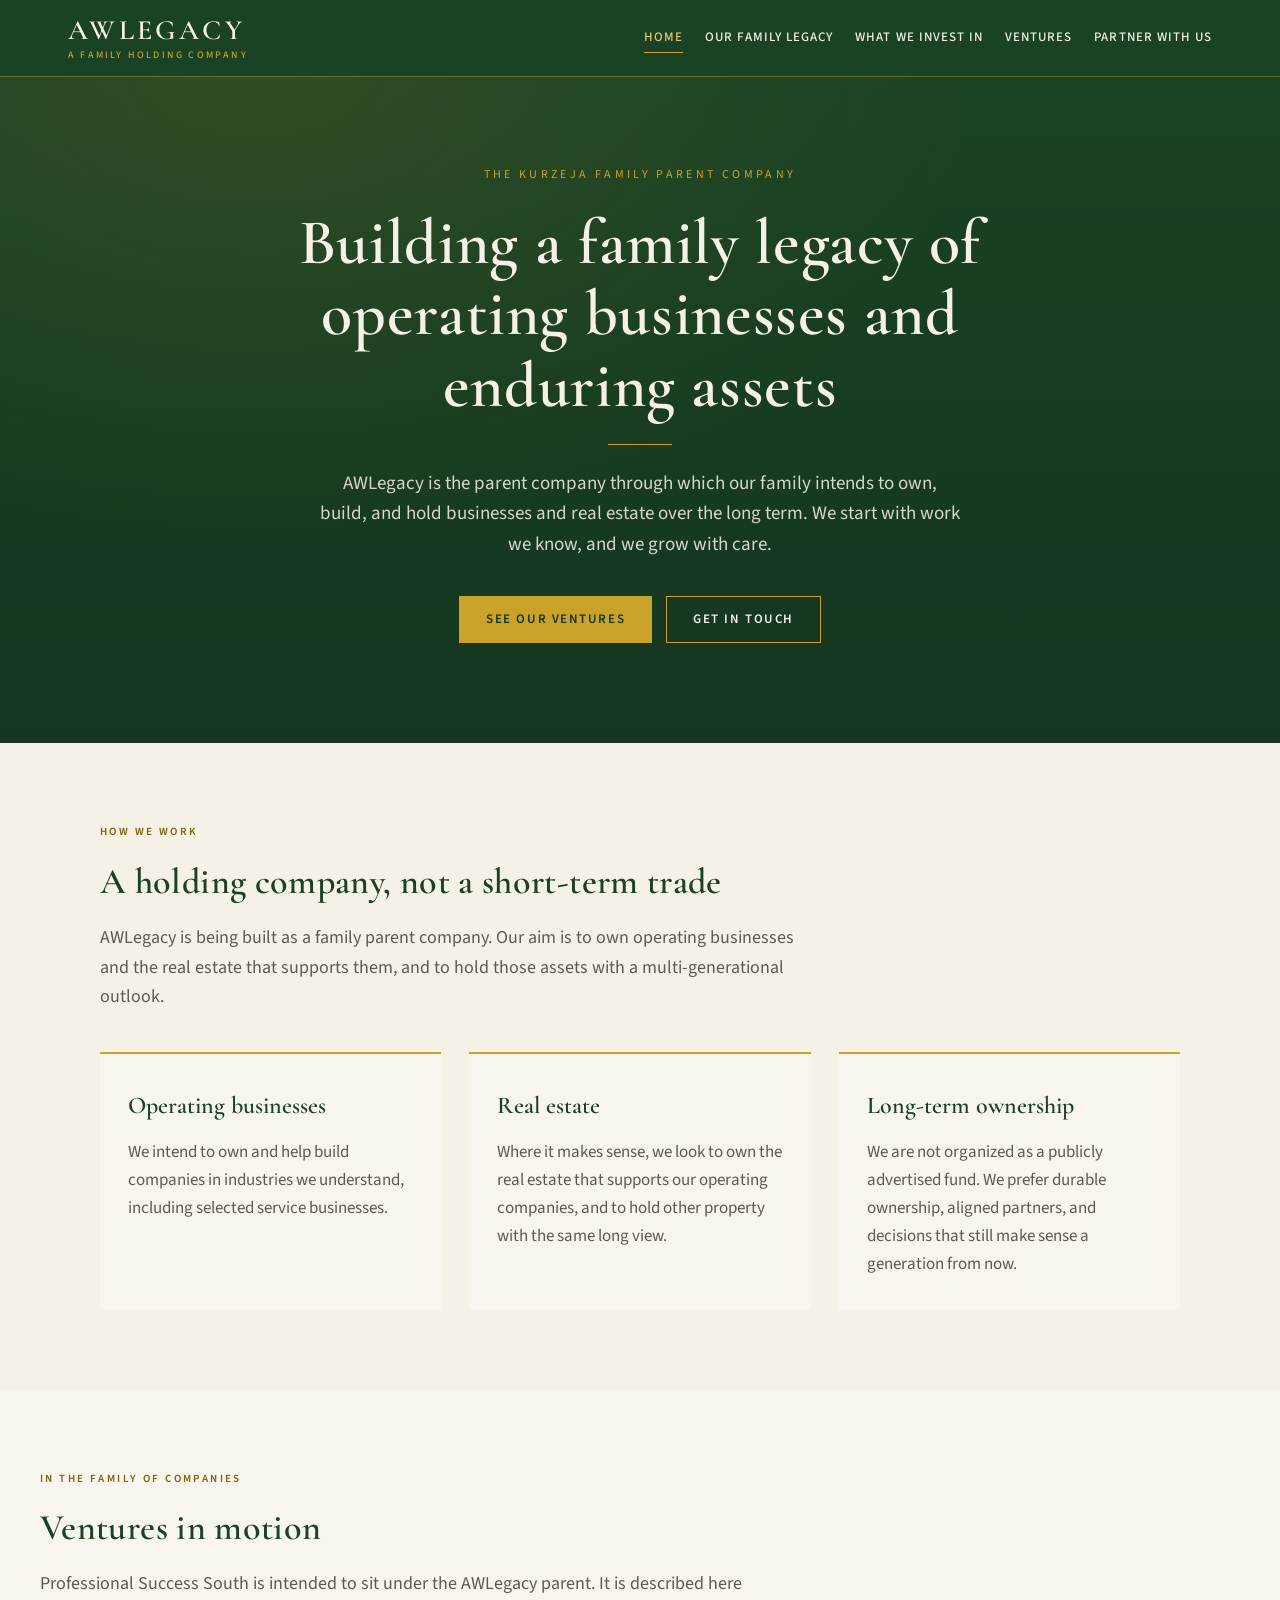
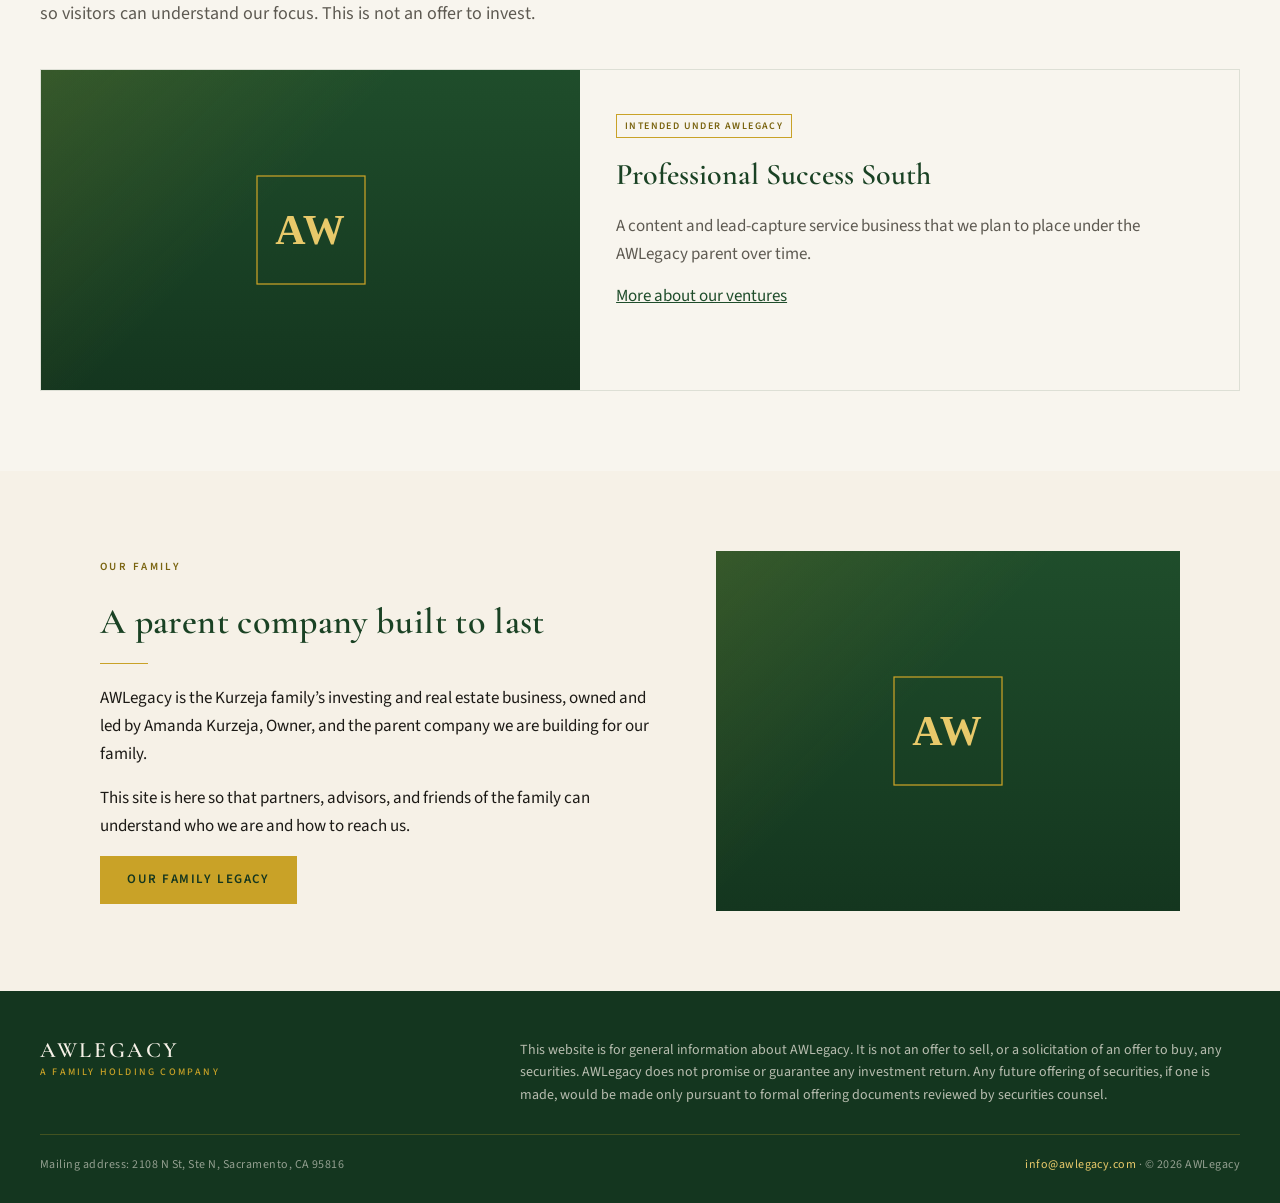
<file: index.html>
<!DOCTYPE html>
<html lang="en">
<head>
  <meta charset="utf-8">
  <meta name="viewport" content="width=device-width, initial-scale=1">
  <title>AWLegacy | A Family Holding Company</title>
  <meta name="description" content="AWLegacy is the Kurzeja family's holding company, built to own and hold operating businesses and real estate over the long term.">
  <link rel="canonical" href="https://awlegacy.com/">
  <meta property="og:type" content="website">
  <meta property="og:site_name" content="AWLegacy">
  <meta property="og:title" content="AWLegacy | A Family Holding Company">
  <meta property="og:description" content="AWLegacy is the Kurzeja family's holding company, built to own and hold operating businesses and real estate over the long term.">
  <meta property="og:url" content="https://awlegacy.com/">
  <meta property="og:image" content="https://awlegacy.com/img/og-image.png">
  <meta property="og:image:width" content="1200">
  <meta property="og:image:height" content="630">
  <meta name="twitter:card" content="summary_large_image">
  <meta name="twitter:title" content="AWLegacy | A Family Holding Company">
  <meta name="twitter:description" content="AWLegacy is the Kurzeja family's holding company, built to own and hold operating businesses and real estate over the long term.">
  <meta name="twitter:image" content="https://awlegacy.com/img/og-image.png">
  <link rel="preconnect" href="https://fonts.googleapis.com">
  <link rel="preconnect" href="https://fonts.gstatic.com" crossorigin>
  <link href="https://fonts.googleapis.com/css2?family=Cormorant+Garamond:wght@500;600;700&family=Source+Sans+3:ital,wght@0,400;0,500;0,600;1,400&display=swap" rel="stylesheet">
  <link rel="stylesheet" href="css/styles.css">
  <link rel="icon" href="favicon.svg" type="image/svg+xml">
  <link rel="icon" href="favicon-32.png" type="image/png" sizes="32x32">
  <link rel="apple-touch-icon" href="apple-touch-icon.png">
</head>
<body>
  <header class="site-header">
    <div class="header-inner">
      <a class="wordmark" href="index.html">AWLegacy <span>A Family Holding Company</span></a>
      <nav class="nav" aria-label="Primary">
        <a href="index.html" aria-current="page">Home</a>
        <a href="about.html">Our Family Legacy</a>
        <a href="invest.html">What We Invest In</a>
        <a href="ventures.html">Ventures</a>
        <a href="contact.html">Partner With Us</a>
      </nav>
    </div>
  </header>
  <main>
    <section class="hero">
      <p class="hero-kicker">The Kurzeja Family Parent Company</p>
      <h1>Building a family legacy of operating businesses and enduring assets</h1>
      <hr class="rule">
      <p class="lede">AWLegacy is the parent company through which our family intends to own, build, and hold businesses and real estate over the long term. We start with work we know, and we grow with care.</p>
      <div class="hero-actions">
        <a class="btn btn-gold" href="ventures.html">See our ventures</a>
        <a class="btn btn-ghost" href="contact.html">Get in touch</a>
      </div>
    </section>

    <section class="section band-cream">
      <div class="section-inner">
        <p class="kicker">How we work</p>
        <h2>A holding company, not a short-term trade</h2>
        <p class="intro">AWLegacy is being built as a family parent company. Our aim is to own operating businesses and the real estate that supports them, and to hold those assets with a multi-generational outlook.</p>
        <div class="pillars">
          <article class="pillar">
            <h3>Operating businesses</h3>
            <p>We intend to own and help build companies in industries we understand, including selected service businesses.</p>
          </article>
          <article class="pillar">
            <h3>Real estate</h3>
            <p>Where it makes sense, we look to own the real estate that supports our operating companies, and to hold other property with the same long view.</p>
          </article>
          <article class="pillar">
            <h3>Long-term ownership</h3>
            <p>We are not organized as a publicly advertised fund. We prefer durable ownership, aligned partners, and decisions that still make sense a generation from now.</p>
          </article>
        </div>
      </div>
    </section>

    <section class="section">
      <div class="section-wide">
        <p class="kicker">In the family of companies</p>
        <h2>Ventures in motion</h2>
        <p class="intro">Professional Success South is intended to sit under the AWLegacy parent. It is described here so visitors can understand our focus. This is not an offer to invest.</p>
        <article class="feature">
          <div class="media-block" aria-hidden="true">
            <svg class="monogram" viewBox="0 0 120 120" xmlns="http://www.w3.org/2000/svg">
              <rect x="6" y="6" width="108" height="108" fill="none" stroke="#C9A227" stroke-width="1.25"/>
              <text x="60" y="74" text-anchor="middle" fill="#E8C96A" font-family="Times New Roman, Times, Georgia, serif" font-size="42" font-weight="600" letter-spacing="2">AW</text>
            </svg>
          </div>
          <div class="feature-body">
            <div class="status-pill">Intended under AWLegacy</div>
            <h3>Professional Success South</h3>
            <p>A content and lead-capture service business that we plan to place under the AWLegacy parent over time.</p>
            <p><a href="ventures.html">More about our ventures</a></p>
          </div>
        </article>
      </div>
    </section>

    <section class="section band-cream">
      <div class="section-inner">
        <div class="split">
          <div class="prose">
            <p class="kicker">Our family</p>
            <h2>A parent company built to last</h2>
            <hr class="gold">
            <p>AWLegacy is the Kurzeja family’s investing and real estate business, owned and led by Amanda Kurzeja, Owner, and the parent company we are building for our family.</p>
            <p>This site is here so that partners, advisors, and friends of the family can understand who we are and how to reach us.</p>
            <p><a class="btn btn-gold" href="about.html">Our family legacy</a></p>
          </div>
          <div class="media-block" aria-hidden="true">
            <svg class="monogram" viewBox="0 0 120 120" xmlns="http://www.w3.org/2000/svg">
              <rect x="6" y="6" width="108" height="108" fill="none" stroke="#C9A227" stroke-width="1.25"/>
              <text x="60" y="74" text-anchor="middle" fill="#E8C96A" font-family="Times New Roman, Times, Georgia, serif" font-size="42" font-weight="600" letter-spacing="2">AW</text>
            </svg>
          </div>
        </div>
      </div>
    </section>
  </main>

  <footer class="site-footer">
    <div class="footer-inner">
      <div class="footer-top">
        <div class="footer-brand">
          <div class="wordmark">AWLegacy <span>A Family Holding Company</span></div>
        </div>
        <div class="footer-legal">
          This website is for general information about AWLegacy. It is not an offer to sell, or a solicitation of an offer to buy, any securities. AWLegacy does not promise or guarantee any investment return. Any future offering of securities, if one is made, would be made only pursuant to formal offering documents reviewed by securities counsel.
        </div>
      </div>
      <div class="footer-meta">
        <div>Mailing address: 2108 N St, Ste N, Sacramento, CA 95816</div>
        <div><a href="mailto:info@awlegacy.com">info@awlegacy.com</a> &middot; &copy; 2026 AWLegacy</div>
      </div>
    </div>
  </footer>
</body>
</html>
</file>
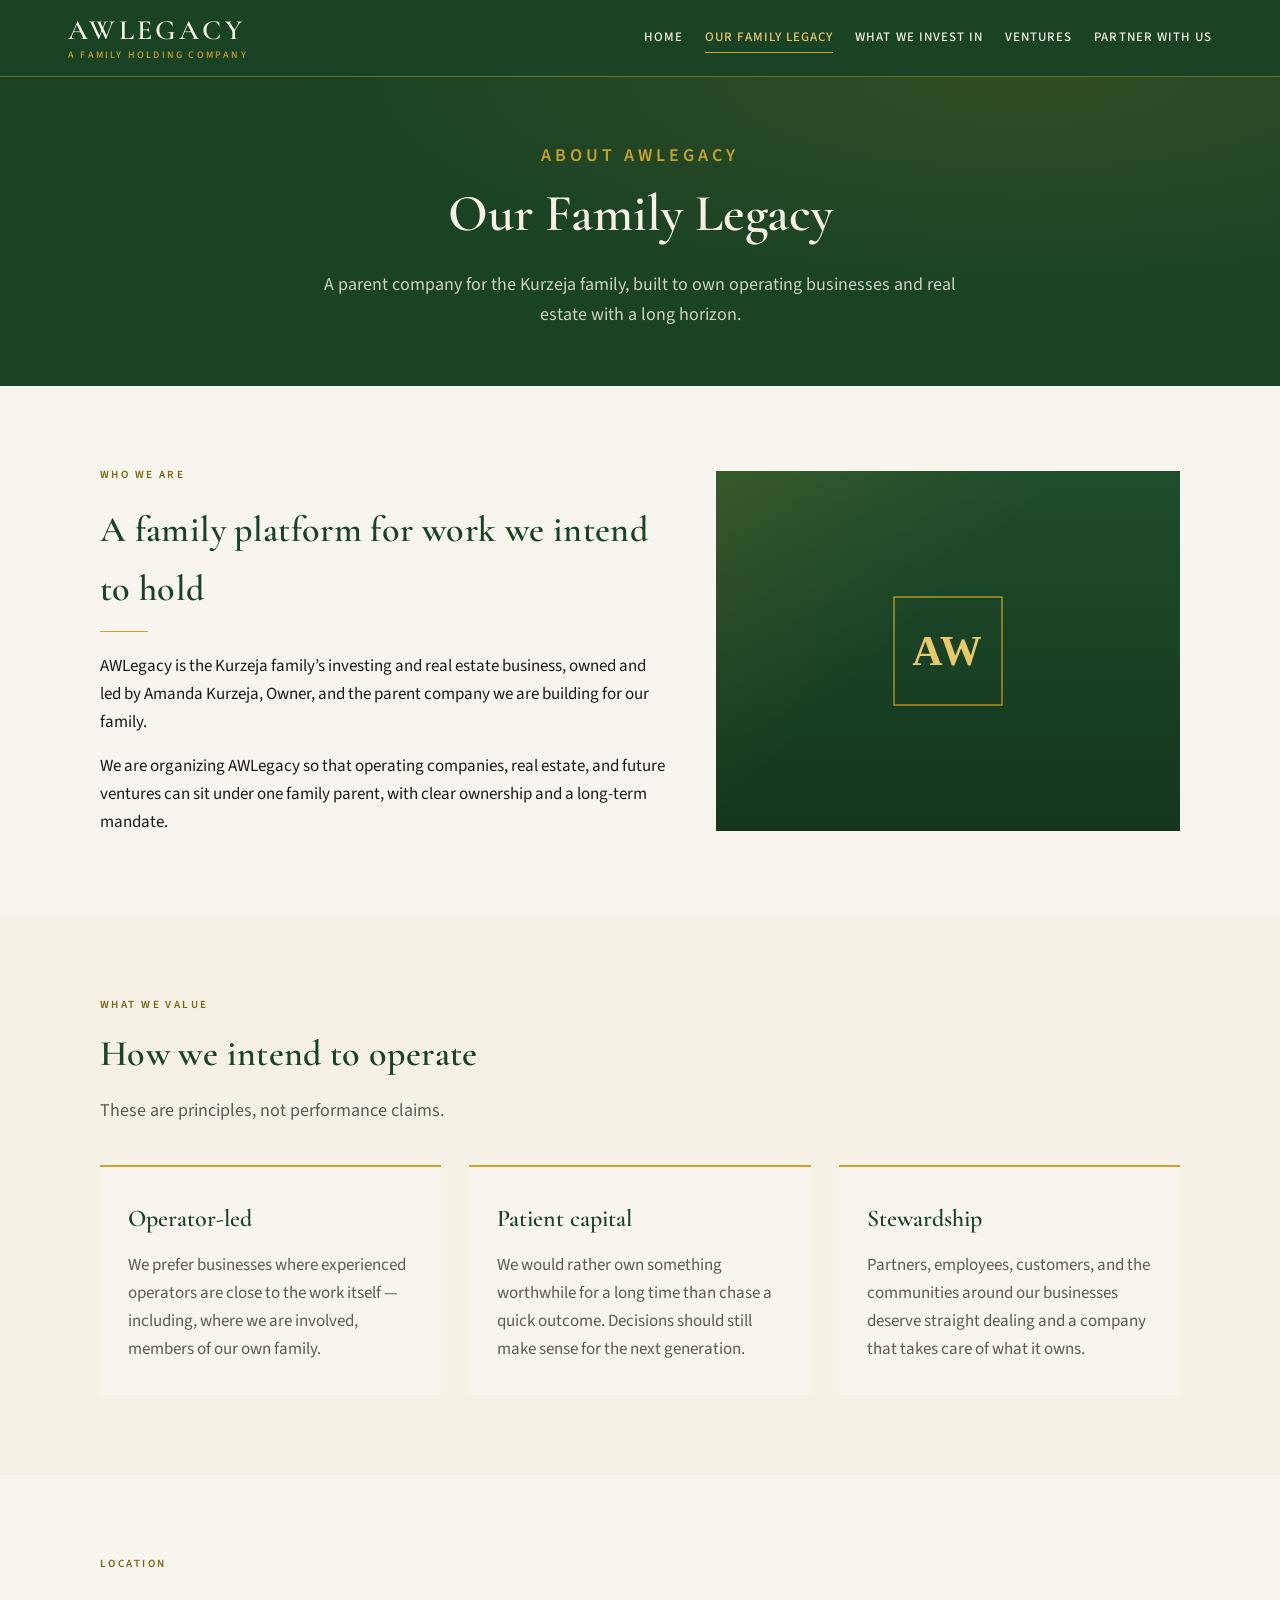
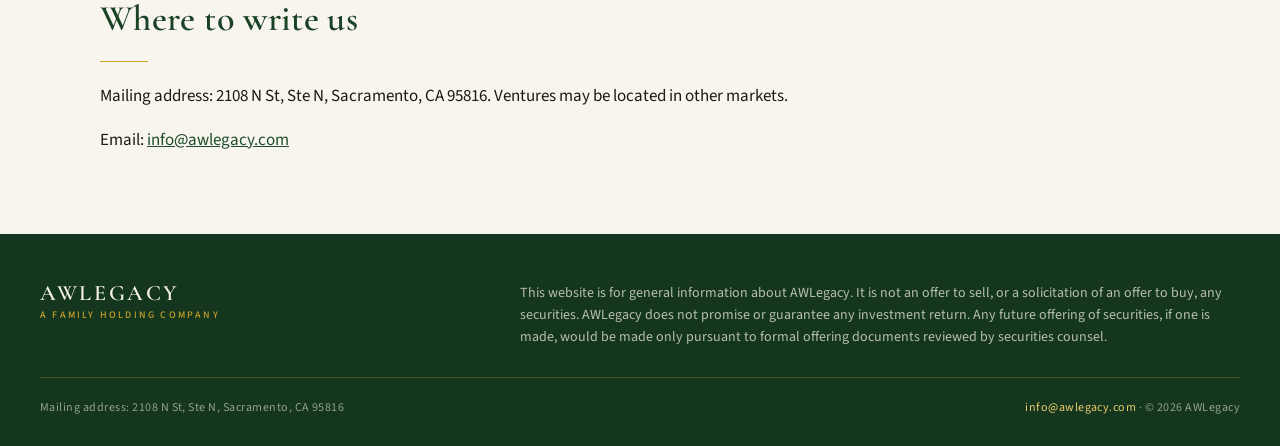
<file: about.html>
<!DOCTYPE html>
<html lang="en">
<head>
  <meta charset="utf-8">
  <meta name="viewport" content="width=device-width, initial-scale=1">
  <title>Our Family Legacy | AWLegacy</title>
  <meta name="description" content="AWLegacy is the Kurzeja family's parent company, owned and led by Amanda Kurzeja, Owner, organized to own operating businesses and real estate with a long horizon.">
  <link rel="canonical" href="https://awlegacy.com/about.html">
  <meta property="og:type" content="website">
  <meta property="og:site_name" content="AWLegacy">
  <meta property="og:title" content="Our Family Legacy | AWLegacy">
  <meta property="og:description" content="AWLegacy is the Kurzeja family's parent company, owned and led by Amanda Kurzeja, Owner, organized to own operating businesses and real estate with a long horizon.">
  <meta property="og:url" content="https://awlegacy.com/about.html">
  <meta property="og:image" content="https://awlegacy.com/img/og-image.png">
  <meta property="og:image:width" content="1200">
  <meta property="og:image:height" content="630">
  <meta name="twitter:card" content="summary_large_image">
  <meta name="twitter:title" content="Our Family Legacy | AWLegacy">
  <meta name="twitter:description" content="AWLegacy is the Kurzeja family's parent company, owned and led by Amanda Kurzeja, Owner, organized to own operating businesses and real estate with a long horizon.">
  <meta name="twitter:image" content="https://awlegacy.com/img/og-image.png">
  <link rel="preconnect" href="https://fonts.googleapis.com">
  <link rel="preconnect" href="https://fonts.gstatic.com" crossorigin>
  <link href="https://fonts.googleapis.com/css2?family=Cormorant+Garamond:wght@500;600;700&family=Source+Sans+3:ital,wght@0,400;0,500;0,600;1,400&display=swap" rel="stylesheet">
  <link rel="stylesheet" href="css/styles.css">
  <link rel="icon" href="favicon.svg" type="image/svg+xml">
  <link rel="icon" href="favicon-32.png" type="image/png" sizes="32x32">
  <link rel="apple-touch-icon" href="apple-touch-icon.png">
</head>
<body>
  <header class="site-header">
    <div class="header-inner">
      <a class="wordmark" href="index.html">AWLegacy <span>A Family Holding Company</span></a>
      <nav class="nav" aria-label="Primary">
        <a href="index.html">Home</a>
        <a href="about.html" aria-current="page">Our Family Legacy</a>
        <a href="invest.html">What We Invest In</a>
        <a href="ventures.html">Ventures</a>
        <a href="contact.html">Partner With Us</a>
      </nav>
    </div>
  </header>
  <main>
    <section class="page-hero">
      <p class="kicker">About AWLegacy</p>
      <h1>Our Family Legacy</h1>
      <p>A parent company for the Kurzeja family, built to own operating businesses and real estate with a long horizon.</p>
    </section>
    <section class="section">
      <div class="section-inner">
        <div class="split">
          <div class="prose">
            <p class="kicker">Who we are</p>
            <h2>A family platform for work we intend to hold</h2>
            <hr class="gold">
            <p>AWLegacy is the Kurzeja family’s investing and real estate business, owned and led by Amanda Kurzeja, Owner, and the parent company we are building for our family.</p>
            <p>We are organizing AWLegacy so that operating companies, real estate, and future ventures can sit under one family parent, with clear ownership and a long-term mandate.</p>
          </div>
          <div class="media-block" aria-hidden="true">
            <svg class="monogram" viewBox="0 0 120 120" xmlns="http://www.w3.org/2000/svg">
              <rect x="6" y="6" width="108" height="108" fill="none" stroke="#C9A227" stroke-width="1.25"/>
              <text x="60" y="74" text-anchor="middle" fill="#E8C96A" font-family="Times New Roman, Times, Georgia, serif" font-size="42" font-weight="600" letter-spacing="2">AW</text>
            </svg>
          </div>
        </div>
      </div>
    </section>
    <section class="section band-cream">
      <div class="section-inner">
        <p class="kicker">What we value</p>
        <h2>How we intend to operate</h2>
        <p class="intro">These are principles, not performance claims.</p>
        <div class="pillars">
          <article class="pillar">
            <h3>Operator-led</h3>
            <p>We prefer businesses where experienced operators are close to the work itself — including, where we are involved, members of our own family.</p>
          </article>
          <article class="pillar">
            <h3>Patient capital</h3>
            <p>We would rather own something worthwhile for a long time than chase a quick outcome. Decisions should still make sense for the next generation.</p>
          </article>
          <article class="pillar">
            <h3>Stewardship</h3>
            <p>Partners, employees, customers, and the communities around our businesses deserve straight dealing and a company that takes care of what it owns.</p>
          </article>
        </div>
      </div>
    </section>
    <section class="section">
      <div class="section-inner prose">
        <p class="kicker">Location</p>
        <h2>Where to write us</h2>
        <hr class="gold">
        <p>Mailing address: 2108 N St, Ste N, Sacramento, CA 95816. Ventures may be located in other markets.</p>
        <p>Email: <a href="mailto:info@awlegacy.com">info@awlegacy.com</a></p>
      </div>
    </section>
  </main>

  <footer class="site-footer">
    <div class="footer-inner">
      <div class="footer-top">
        <div class="footer-brand">
          <div class="wordmark">AWLegacy <span>A Family Holding Company</span></div>
        </div>
        <div class="footer-legal">
          This website is for general information about AWLegacy. It is not an offer to sell, or a solicitation of an offer to buy, any securities. AWLegacy does not promise or guarantee any investment return. Any future offering of securities, if one is made, would be made only pursuant to formal offering documents reviewed by securities counsel.
        </div>
      </div>
      <div class="footer-meta">
        <div>Mailing address: 2108 N St, Ste N, Sacramento, CA 95816</div>
        <div><a href="mailto:info@awlegacy.com">info@awlegacy.com</a> &middot; &copy; 2026 AWLegacy</div>
      </div>
    </div>
  </footer>
</body>
</html>
</file>
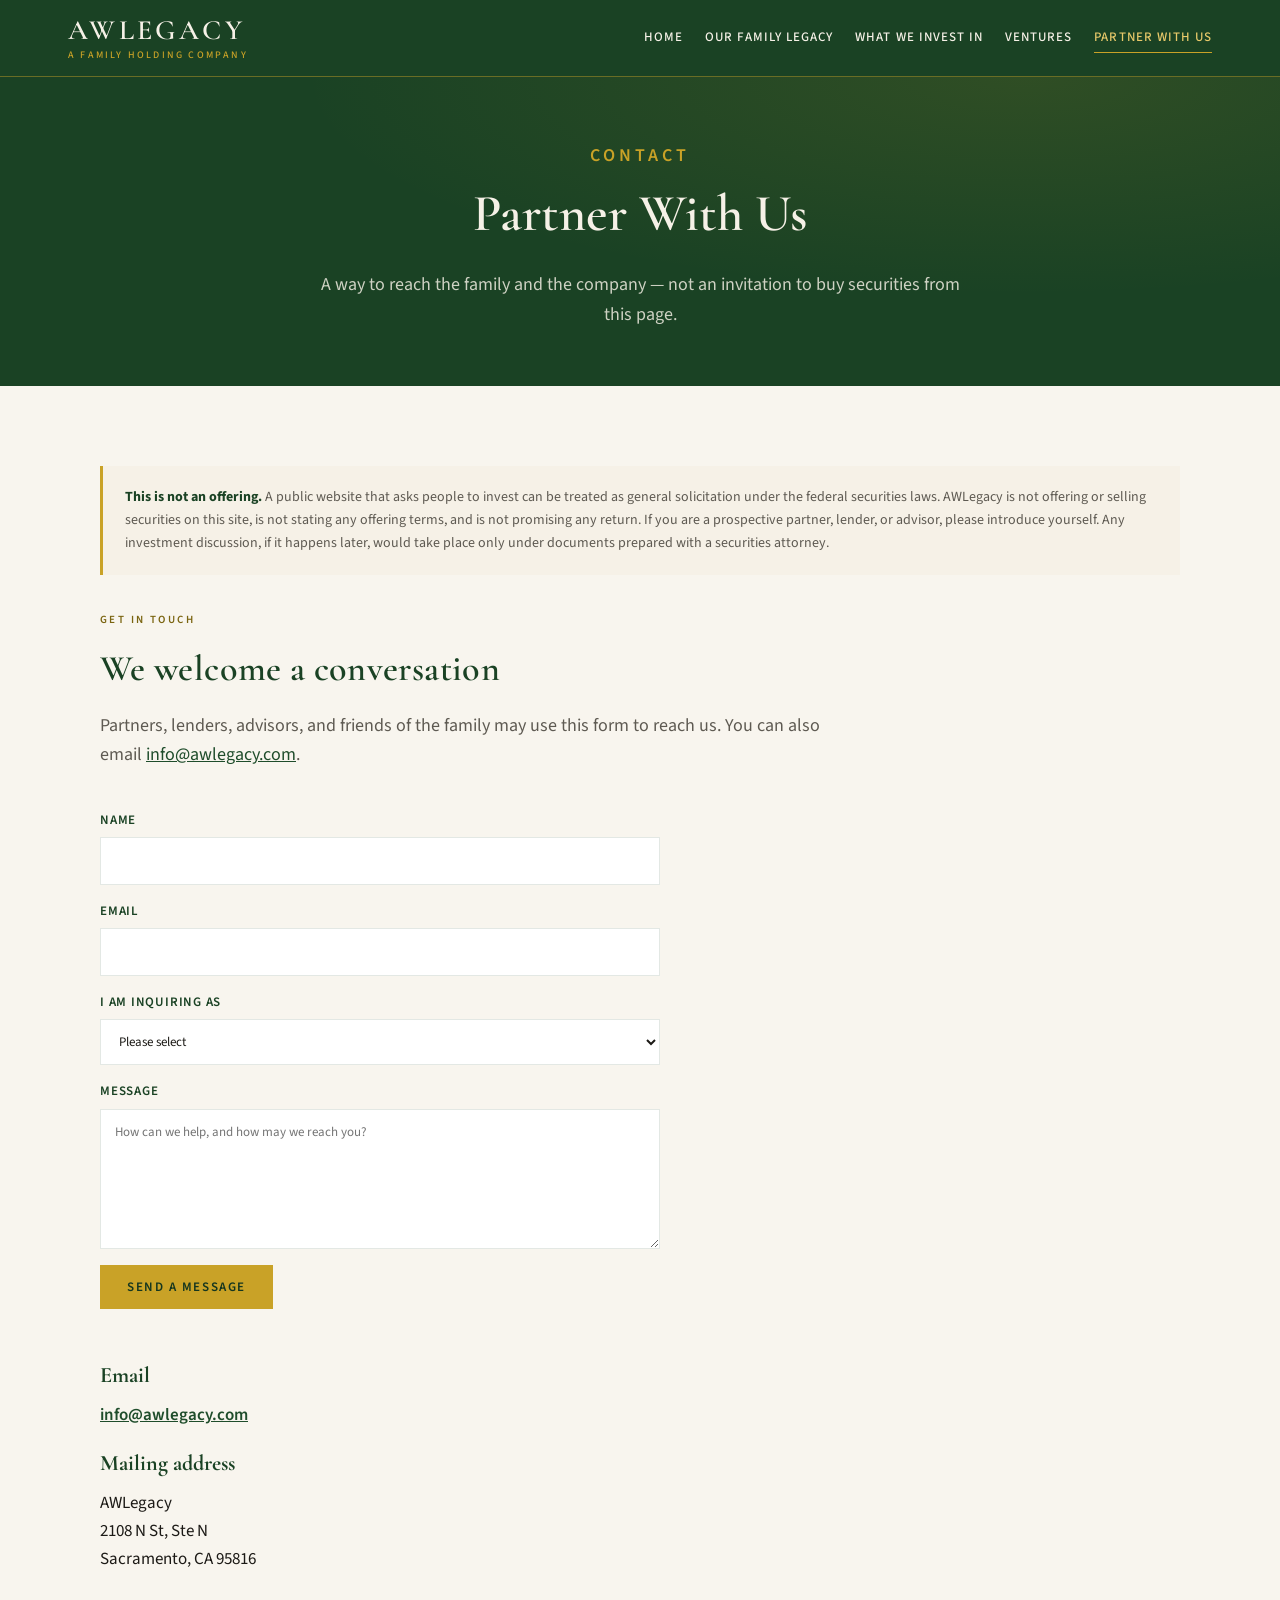
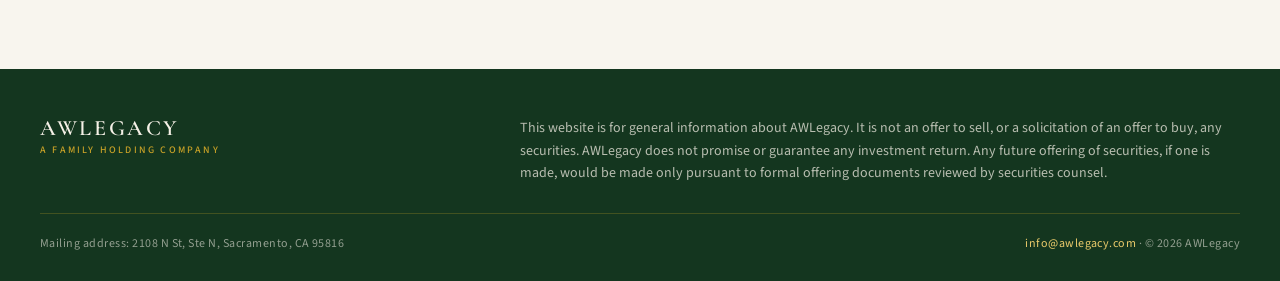
<file: contact.html>
<!DOCTYPE html>
<html lang="en">
<head>
  <meta charset="utf-8">
  <meta name="viewport" content="width=device-width, initial-scale=1">
  <title>Partner With Us | AWLegacy</title>
  <meta name="description" content="Contact AWLegacy at info@awlegacy.com. This website is not an offering of securities.">
  <link rel="canonical" href="https://awlegacy.com/contact.html">
  <meta property="og:type" content="website">
  <meta property="og:site_name" content="AWLegacy">
  <meta property="og:title" content="Partner With Us | AWLegacy">
  <meta property="og:description" content="Contact AWLegacy at info@awlegacy.com. This website is not an offering of securities.">
  <meta property="og:url" content="https://awlegacy.com/contact.html">
  <meta property="og:image" content="https://awlegacy.com/img/og-image.png">
  <meta property="og:image:width" content="1200">
  <meta property="og:image:height" content="630">
  <meta name="twitter:card" content="summary_large_image">
  <meta name="twitter:title" content="Partner With Us | AWLegacy">
  <meta name="twitter:description" content="Contact AWLegacy at info@awlegacy.com. This website is not an offering of securities.">
  <meta name="twitter:image" content="https://awlegacy.com/img/og-image.png">
  <link rel="preconnect" href="https://fonts.googleapis.com">
  <link rel="preconnect" href="https://fonts.gstatic.com" crossorigin>
  <link href="https://fonts.googleapis.com/css2?family=Cormorant+Garamond:wght@500;600;700&family=Source+Sans+3:ital,wght@0,400;0,500;0,600;1,400&display=swap" rel="stylesheet">
  <link rel="stylesheet" href="css/styles.css">
  <link rel="icon" href="favicon.svg" type="image/svg+xml">
  <link rel="icon" href="favicon-32.png" type="image/png" sizes="32x32">
  <link rel="apple-touch-icon" href="apple-touch-icon.png">
</head>
<body>
  <header class="site-header">
    <div class="header-inner">
      <a class="wordmark" href="index.html">AWLegacy <span>A Family Holding Company</span></a>
      <nav class="nav" aria-label="Primary">
        <a href="index.html">Home</a>
        <a href="about.html">Our Family Legacy</a>
        <a href="invest.html">What We Invest In</a>
        <a href="ventures.html">Ventures</a>
        <a href="contact.html" aria-current="page">Partner With Us</a>
      </nav>
    </div>
  </header>
  <main>
    <section class="page-hero">
      <p class="kicker">Contact</p>
      <h1>Partner With Us</h1>
      <p>A way to reach the family and the company — not an invitation to buy securities from this page.</p>
    </section>
    <section class="section">
      <div class="section-inner">
        <div class="disclaimer">
          <strong>This is not an offering.</strong> A public website that asks people to invest can be treated as general solicitation under the federal securities laws. AWLegacy is not offering or selling securities on this site, is not stating any offering terms, and is not promising any return. If you are a prospective partner, lender, or advisor, please introduce yourself. Any investment discussion, if it happens later, would take place only under documents prepared with a securities attorney.
        </div>
        <p class="kicker">Get in touch</p>
        <h2>We welcome a conversation</h2>
        <p class="intro">Partners, lenders, advisors, and friends of the family may use this form to reach us. You can also email <a href="mailto:info@awlegacy.com">info@awlegacy.com</a>.</p>
        <form class="contact" action="https://formsubmit.co/info@awlegacy.com" method="POST">
          <input type="hidden" name="_subject" value="AWLegacy website inquiry">
          <input type="hidden" name="_captcha" value="true">
          <input type="hidden" name="_template" value="table">
          <input type="hidden" name="_next" value="https://awlegacy.com/thanks.html">
          <p class="honey">
            <label>Leave this field empty
              <input type="text" name="_honey" tabindex="-1" autocomplete="off">
            </label>
          </p>
          <label>Name
            <input type="text" name="name" autocomplete="name" required>
          </label>
          <label>Email
            <input type="email" name="email" autocomplete="email" required>
          </label>
          <label>I am inquiring as
            <select name="role">
              <option value="">Please select</option>
              <option>A possible operating partner</option>
              <option>A lender or advisor</option>
              <option>A friend of the family</option>
              <option>Other</option>
            </select>
          </label>
          <label>Message
            <textarea name="message" required placeholder="How can we help, and how may we reach you?"></textarea>
          </label>
          <button class="btn btn-gold" type="submit">Send a message</button>
        </form>
        <div class="address">
          <h3>Email</h3>
          <p><a href="mailto:info@awlegacy.com">info@awlegacy.com</a></p>
          <h3>Mailing address</h3>
          <p>AWLegacy<br>2108 N St, Ste N<br>Sacramento, CA 95816</p>
        </div>
      </div>
    </section>
  </main>

  <footer class="site-footer">
    <div class="footer-inner">
      <div class="footer-top">
        <div class="footer-brand">
          <div class="wordmark">AWLegacy <span>A Family Holding Company</span></div>
        </div>
        <div class="footer-legal">
          This website is for general information about AWLegacy. It is not an offer to sell, or a solicitation of an offer to buy, any securities. AWLegacy does not promise or guarantee any investment return. Any future offering of securities, if one is made, would be made only pursuant to formal offering documents reviewed by securities counsel.
        </div>
      </div>
      <div class="footer-meta">
        <div>Mailing address: 2108 N St, Ste N, Sacramento, CA 95816</div>
        <div><a href="mailto:info@awlegacy.com">info@awlegacy.com</a> &middot; &copy; 2026 AWLegacy</div>
      </div>
    </div>
  </footer>
</body>
</html>
</file>
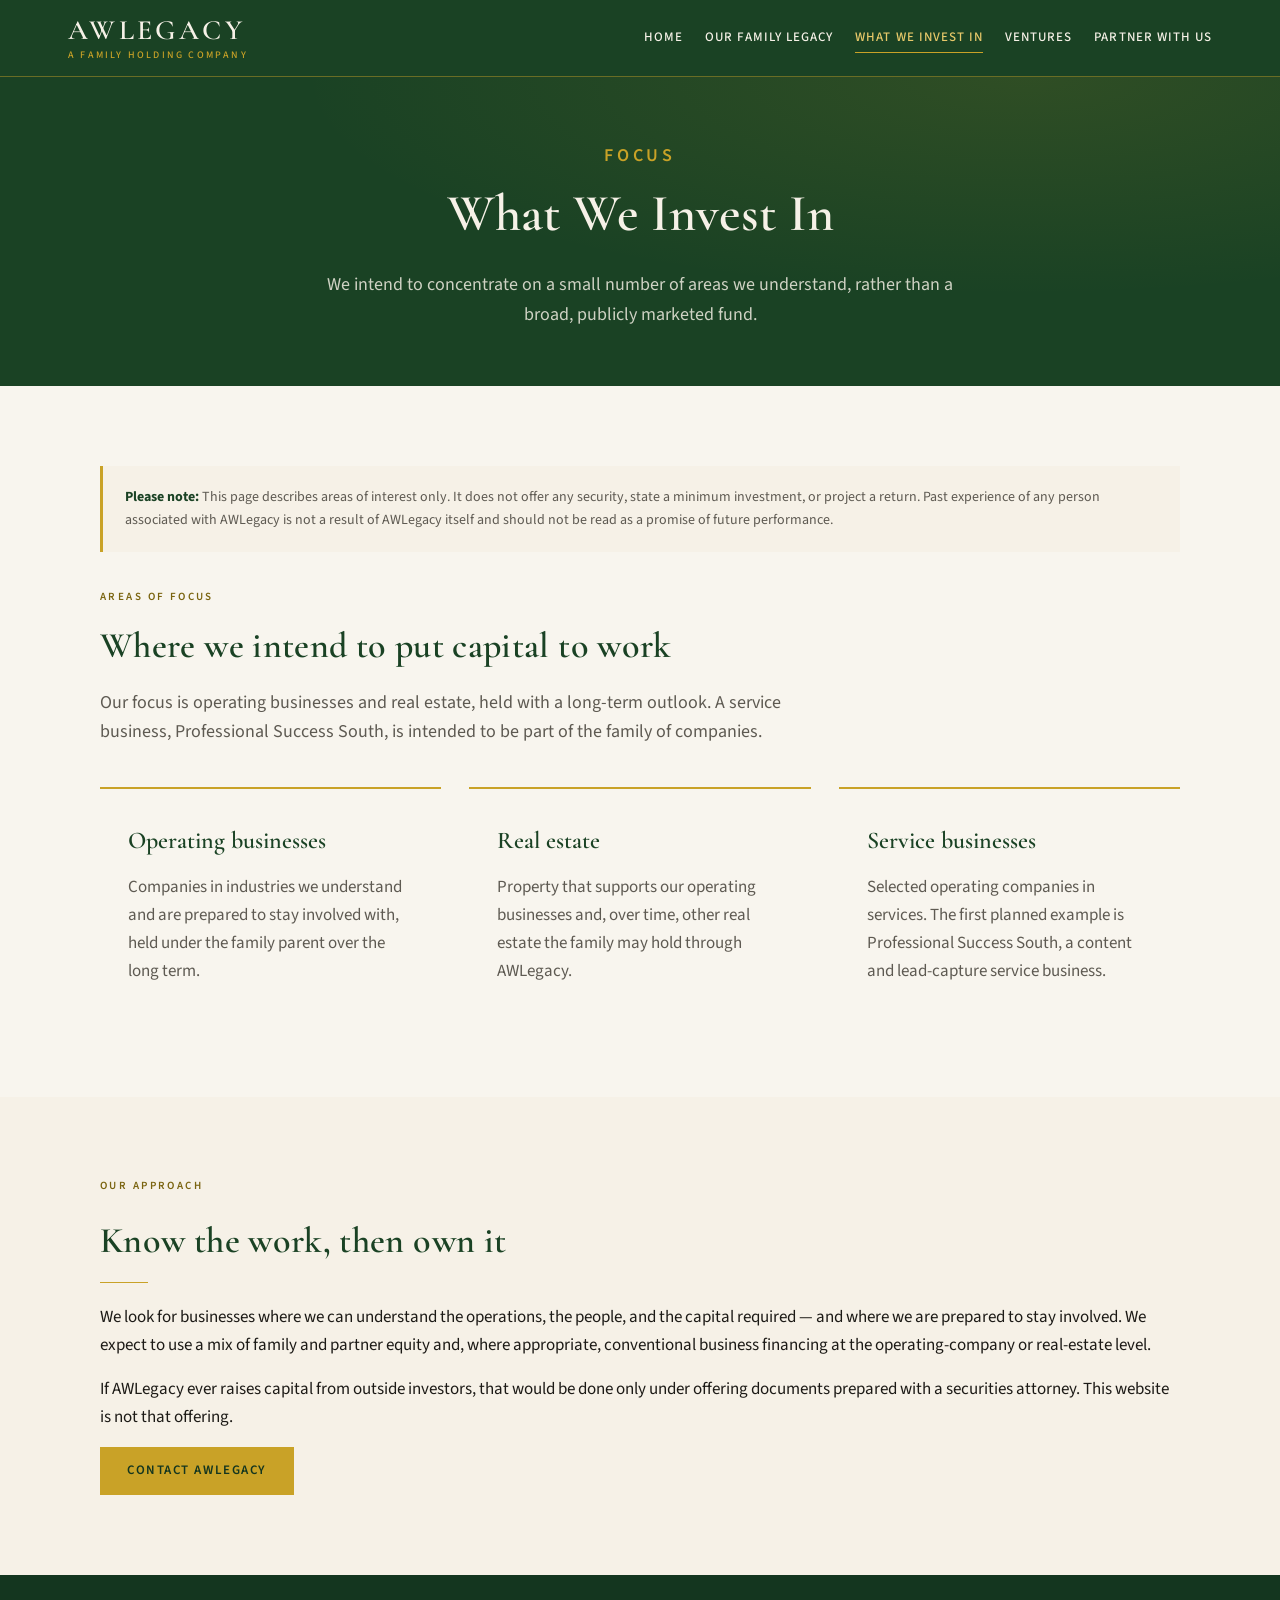
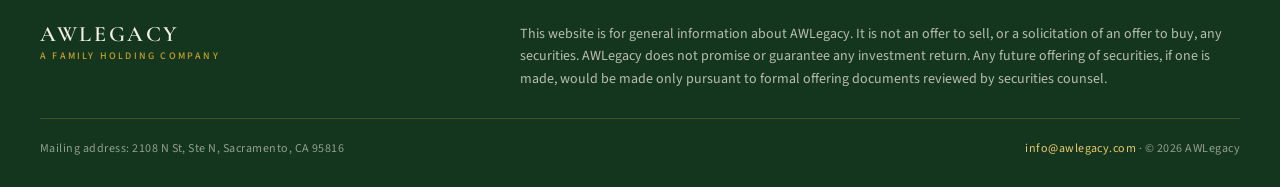
<file: invest.html>
<!DOCTYPE html>
<html lang="en">
<head>
  <meta charset="utf-8">
  <meta name="viewport" content="width=device-width, initial-scale=1">
  <title>What We Invest In | AWLegacy</title>
  <meta name="description" content="AWLegacy focuses on operating businesses, real estate, and selected service businesses. This website is not an offer to sell securities.">
  <link rel="canonical" href="https://awlegacy.com/invest.html">
  <meta property="og:type" content="website">
  <meta property="og:site_name" content="AWLegacy">
  <meta property="og:title" content="What We Invest In | AWLegacy">
  <meta property="og:description" content="AWLegacy focuses on operating businesses, real estate, and selected service businesses. This website is not an offer to sell securities.">
  <meta property="og:url" content="https://awlegacy.com/invest.html">
  <meta property="og:image" content="https://awlegacy.com/img/og-image.png">
  <meta property="og:image:width" content="1200">
  <meta property="og:image:height" content="630">
  <meta name="twitter:card" content="summary_large_image">
  <meta name="twitter:title" content="What We Invest In | AWLegacy">
  <meta name="twitter:description" content="AWLegacy focuses on operating businesses, real estate, and selected service businesses. This website is not an offer to sell securities.">
  <meta name="twitter:image" content="https://awlegacy.com/img/og-image.png">
  <link rel="preconnect" href="https://fonts.googleapis.com">
  <link rel="preconnect" href="https://fonts.gstatic.com" crossorigin>
  <link href="https://fonts.googleapis.com/css2?family=Cormorant+Garamond:wght@500;600;700&family=Source+Sans+3:ital,wght@0,400;0,500;0,600;1,400&display=swap" rel="stylesheet">
  <link rel="stylesheet" href="css/styles.css">
  <link rel="icon" href="favicon.svg" type="image/svg+xml">
  <link rel="icon" href="favicon-32.png" type="image/png" sizes="32x32">
  <link rel="apple-touch-icon" href="apple-touch-icon.png">
</head>
<body>
  <header class="site-header">
    <div class="header-inner">
      <a class="wordmark" href="index.html">AWLegacy <span>A Family Holding Company</span></a>
      <nav class="nav" aria-label="Primary">
        <a href="index.html">Home</a>
        <a href="about.html">Our Family Legacy</a>
        <a href="invest.html" aria-current="page">What We Invest In</a>
        <a href="ventures.html">Ventures</a>
        <a href="contact.html">Partner With Us</a>
      </nav>
    </div>
  </header>
  <main>
    <section class="page-hero">
      <p class="kicker">Focus</p>
      <h1>What We Invest In</h1>
      <p>We intend to concentrate on a small number of areas we understand, rather than a broad, publicly marketed fund.</p>
    </section>
    <section class="section">
      <div class="section-inner">
        <div class="disclaimer">
          <strong>Please note:</strong> This page describes areas of interest only. It does not offer any security, state a minimum investment, or project a return. Past experience of any person associated with AWLegacy is not a result of AWLegacy itself and should not be read as a promise of future performance.
        </div>
        <p class="kicker">Areas of focus</p>
        <h2>Where we intend to put capital to work</h2>
        <p class="intro">Our focus is operating businesses and real estate, held with a long-term outlook. A service business, Professional Success South, is intended to be part of the family of companies.</p>
        <div class="pillars">
          <article class="pillar">
            <h3>Operating businesses</h3>
            <p>Companies in industries we understand and are prepared to stay involved with, held under the family parent over the long term.</p>
          </article>
          <article class="pillar">
            <h3>Real estate</h3>
            <p>Property that supports our operating businesses and, over time, other real estate the family may hold through AWLegacy.</p>
          </article>
          <article class="pillar">
            <h3>Service businesses</h3>
            <p>Selected operating companies in services. The first planned example is Professional Success South, a content and lead-capture service business.</p>
          </article>
        </div>
      </div>
    </section>
    <section class="section band-cream">
      <div class="section-inner prose">
        <p class="kicker">Our approach</p>
        <h2>Know the work, then own it</h2>
        <hr class="gold">
        <p>We look for businesses where we can understand the operations, the people, and the capital required — and where we are prepared to stay involved. We expect to use a mix of family and partner equity and, where appropriate, conventional business financing at the operating-company or real-estate level.</p>
        <p>If AWLegacy ever raises capital from outside investors, that would be done only under offering documents prepared with a securities attorney. This website is not that offering.</p>
        <p><a class="btn btn-gold" href="contact.html">Contact AWLegacy</a></p>
      </div>
    </section>
  </main>

  <footer class="site-footer">
    <div class="footer-inner">
      <div class="footer-top">
        <div class="footer-brand">
          <div class="wordmark">AWLegacy <span>A Family Holding Company</span></div>
        </div>
        <div class="footer-legal">
          This website is for general information about AWLegacy. It is not an offer to sell, or a solicitation of an offer to buy, any securities. AWLegacy does not promise or guarantee any investment return. Any future offering of securities, if one is made, would be made only pursuant to formal offering documents reviewed by securities counsel.
        </div>
      </div>
      <div class="footer-meta">
        <div>Mailing address: 2108 N St, Ste N, Sacramento, CA 95816</div>
        <div><a href="mailto:info@awlegacy.com">info@awlegacy.com</a> &middot; &copy; 2026 AWLegacy</div>
      </div>
    </div>
  </footer>
</body>
</html>
</file>
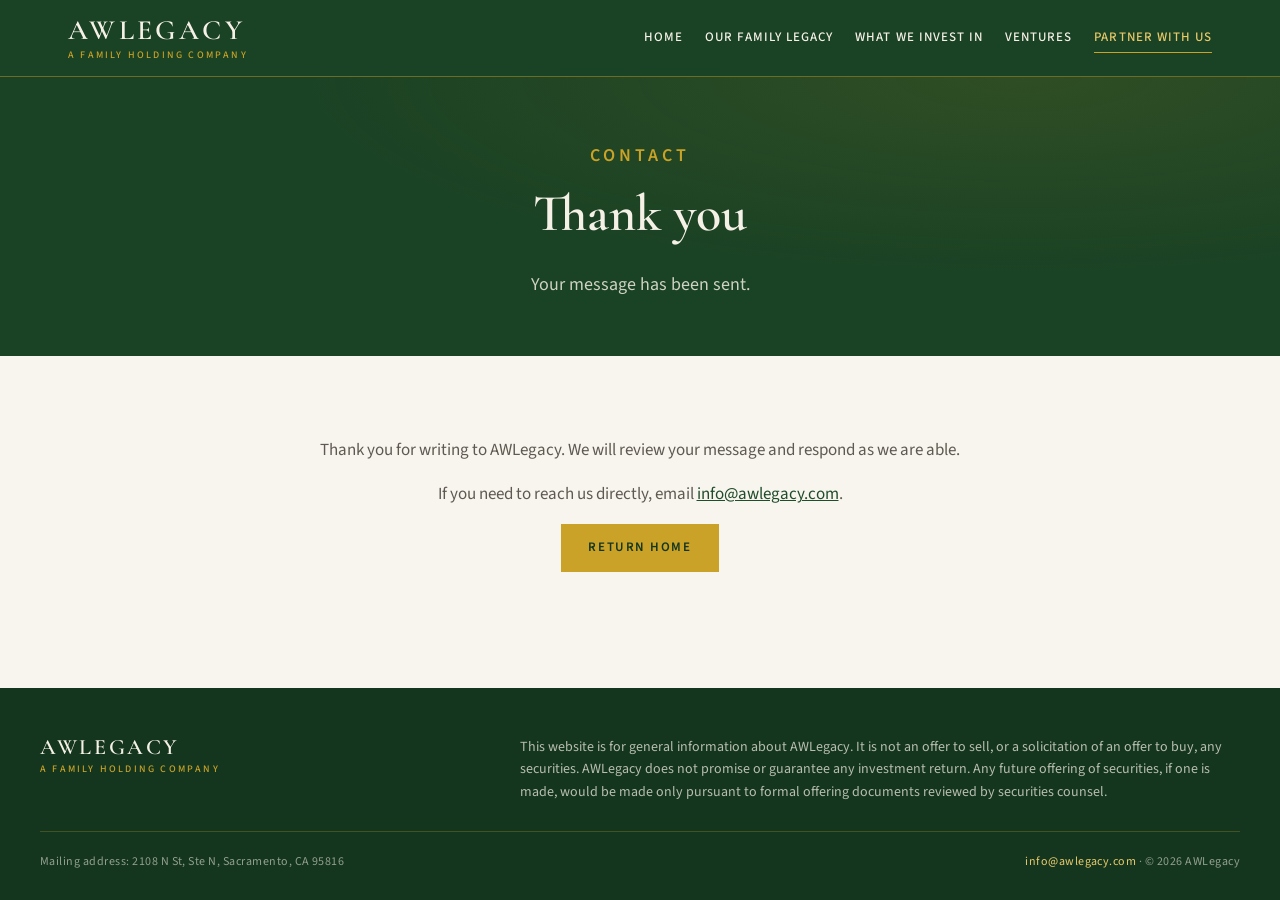
<file: thanks.html>
<!DOCTYPE html>
<html lang="en">
<head>
  <meta charset="utf-8">
  <meta name="viewport" content="width=device-width, initial-scale=1">
  <title>Thank you | AWLegacy</title>
  <meta name="description" content="Thank you for writing to AWLegacy. We have received your message.">
  <link rel="canonical" href="https://awlegacy.com/thanks.html">
  <meta property="og:type" content="website">
  <meta property="og:site_name" content="AWLegacy">
  <meta property="og:title" content="Thank you | AWLegacy">
  <meta property="og:description" content="Thank you for writing to AWLegacy. We have received your message.">
  <meta property="og:url" content="https://awlegacy.com/thanks.html">
  <meta property="og:image" content="https://awlegacy.com/img/og-image.png">
  <meta property="og:image:width" content="1200">
  <meta property="og:image:height" content="630">
  <meta name="twitter:card" content="summary_large_image">
  <meta name="twitter:title" content="Thank you | AWLegacy">
  <meta name="twitter:description" content="Thank you for writing to AWLegacy. We have received your message.">
  <meta name="twitter:image" content="https://awlegacy.com/img/og-image.png">
  <link rel="preconnect" href="https://fonts.googleapis.com">
  <link rel="preconnect" href="https://fonts.gstatic.com" crossorigin>
  <link href="https://fonts.googleapis.com/css2?family=Cormorant+Garamond:wght@500;600;700&family=Source+Sans+3:ital,wght@0,400;0,500;0,600;1,400&display=swap" rel="stylesheet">
  <link rel="stylesheet" href="css/styles.css">
  <link rel="icon" href="favicon.svg" type="image/svg+xml">
  <link rel="icon" href="favicon-32.png" type="image/png" sizes="32x32">
  <link rel="apple-touch-icon" href="apple-touch-icon.png">
</head>
<body>
  <header class="site-header">
    <div class="header-inner">
      <a class="wordmark" href="index.html">AWLegacy <span>A Family Holding Company</span></a>
      <nav class="nav" aria-label="Primary">
        <a href="index.html">Home</a>
        <a href="about.html">Our Family Legacy</a>
        <a href="invest.html">What We Invest In</a>
        <a href="ventures.html">Ventures</a>
        <a href="contact.html" aria-current="page">Partner With Us</a>
      </nav>
    </div>
  </header>
  <main>
    <section class="page-hero">
      <p class="kicker">Contact</p>
      <h1>Thank you</h1>
      <p>Your message has been sent.</p>
    </section>
    <section class="section">
      <div class="section-inner simple-message prose">
        <p>Thank you for writing to AWLegacy. We will review your message and respond as we are able.</p>
        <p>If you need to reach us directly, email <a href="mailto:info@awlegacy.com">info@awlegacy.com</a>.</p>
        <p><a class="btn btn-gold" href="index.html">Return home</a></p>
      </div>
    </section>
  </main>

  <footer class="site-footer">
    <div class="footer-inner">
      <div class="footer-top">
        <div class="footer-brand">
          <div class="wordmark">AWLegacy <span>A Family Holding Company</span></div>
        </div>
        <div class="footer-legal">
          This website is for general information about AWLegacy. It is not an offer to sell, or a solicitation of an offer to buy, any securities. AWLegacy does not promise or guarantee any investment return. Any future offering of securities, if one is made, would be made only pursuant to formal offering documents reviewed by securities counsel.
        </div>
      </div>
      <div class="footer-meta">
        <div>Mailing address: 2108 N St, Ste N, Sacramento, CA 95816</div>
        <div><a href="mailto:info@awlegacy.com">info@awlegacy.com</a> &middot; &copy; 2026 AWLegacy</div>
      </div>
    </div>
  </footer>
</body>
</html>
</file>
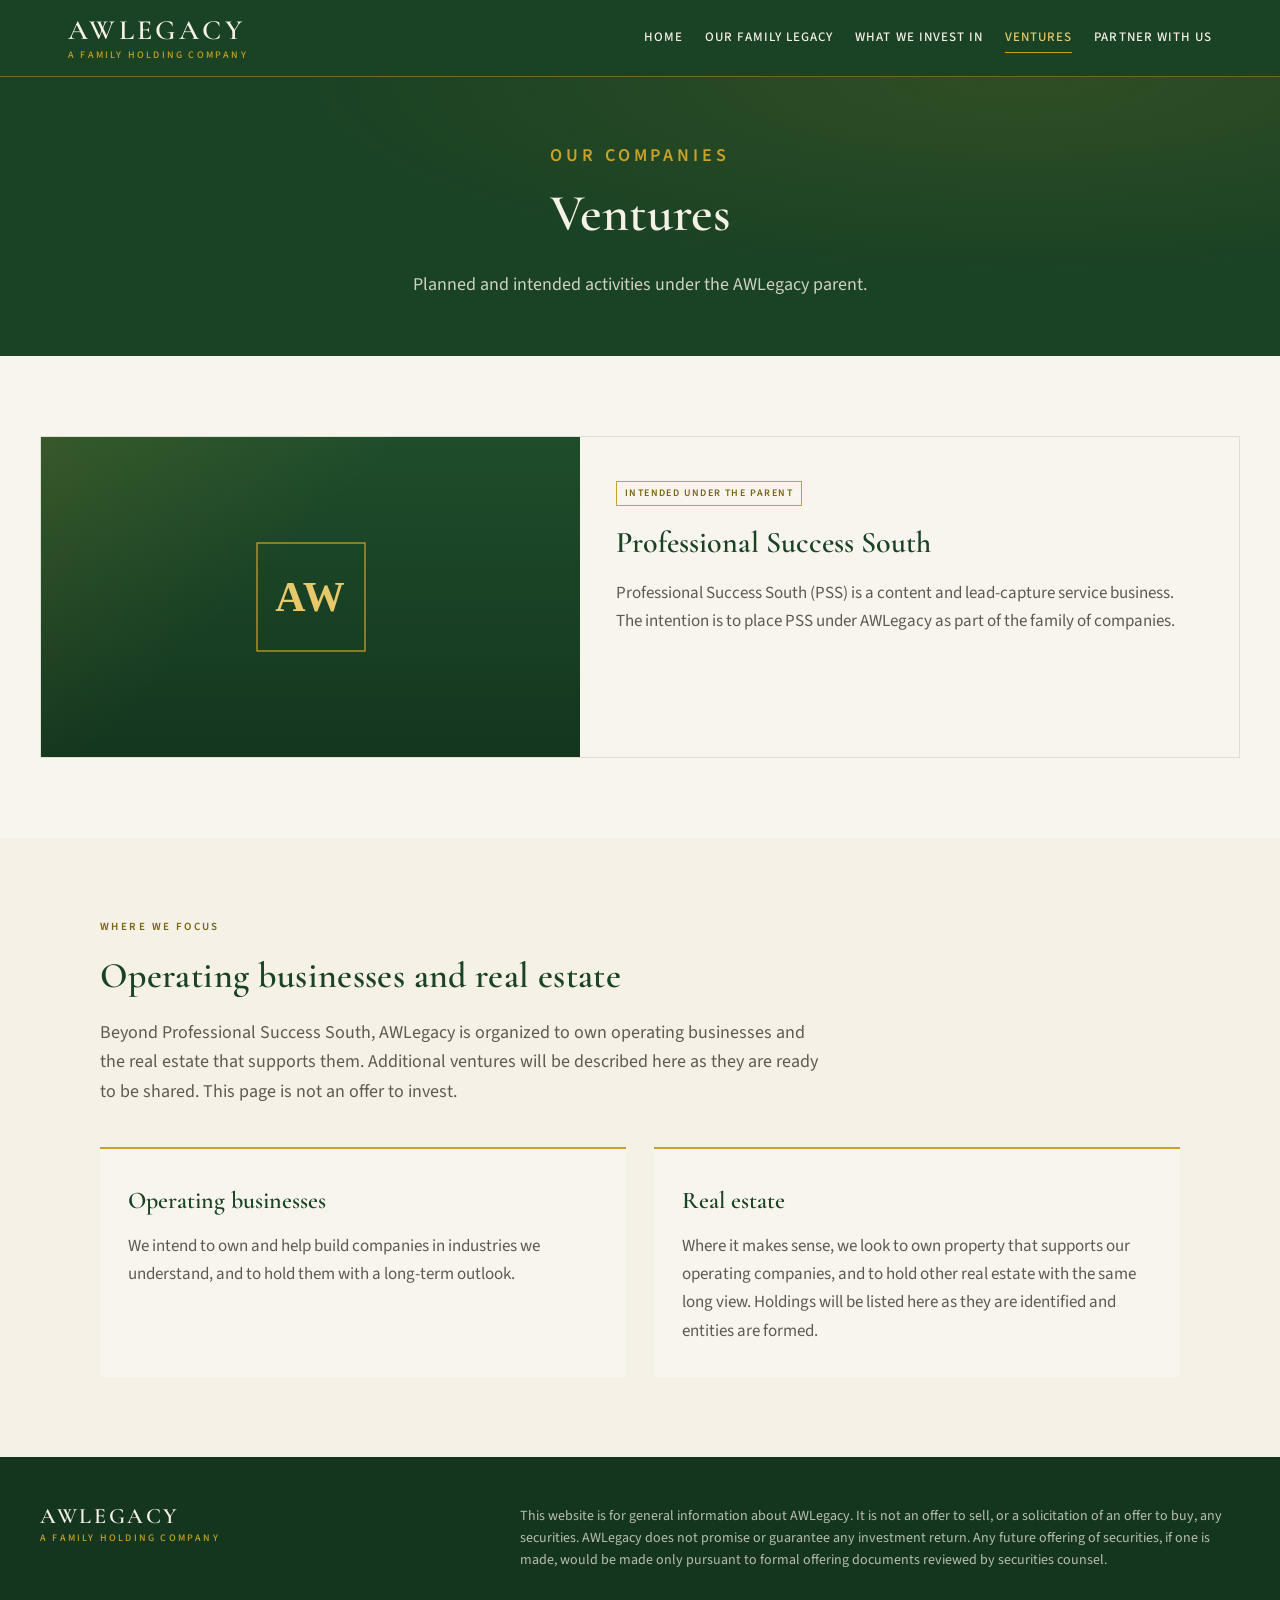
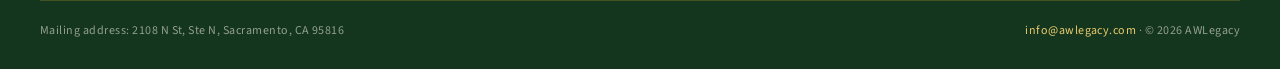
<file: ventures.html>
<!DOCTYPE html>
<html lang="en">
<head>
  <meta charset="utf-8">
  <meta name="viewport" content="width=device-width, initial-scale=1">
  <title>Ventures | AWLegacy</title>
  <meta name="description" content="Professional Success South is a content and lead-capture service business intended to be part of the AWLegacy family of companies.">
  <link rel="canonical" href="https://awlegacy.com/ventures.html">
  <meta property="og:type" content="website">
  <meta property="og:site_name" content="AWLegacy">
  <meta property="og:title" content="Ventures | AWLegacy">
  <meta property="og:description" content="Professional Success South is a content and lead-capture service business intended to be part of the AWLegacy family of companies.">
  <meta property="og:url" content="https://awlegacy.com/ventures.html">
  <meta property="og:image" content="https://awlegacy.com/img/og-image.png">
  <meta property="og:image:width" content="1200">
  <meta property="og:image:height" content="630">
  <meta name="twitter:card" content="summary_large_image">
  <meta name="twitter:title" content="Ventures | AWLegacy">
  <meta name="twitter:description" content="Professional Success South is a content and lead-capture service business intended to be part of the AWLegacy family of companies.">
  <meta name="twitter:image" content="https://awlegacy.com/img/og-image.png">
  <link rel="preconnect" href="https://fonts.googleapis.com">
  <link rel="preconnect" href="https://fonts.gstatic.com" crossorigin>
  <link href="https://fonts.googleapis.com/css2?family=Cormorant+Garamond:wght@500;600;700&family=Source+Sans+3:ital,wght@0,400;0,500;0,600;1,400&display=swap" rel="stylesheet">
  <link rel="stylesheet" href="css/styles.css">
  <link rel="icon" href="favicon.svg" type="image/svg+xml">
  <link rel="icon" href="favicon-32.png" type="image/png" sizes="32x32">
  <link rel="apple-touch-icon" href="apple-touch-icon.png">
</head>
<body>
  <header class="site-header">
    <div class="header-inner">
      <a class="wordmark" href="index.html">AWLegacy <span>A Family Holding Company</span></a>
      <nav class="nav" aria-label="Primary">
        <a href="index.html">Home</a>
        <a href="about.html">Our Family Legacy</a>
        <a href="invest.html">What We Invest In</a>
        <a href="ventures.html" aria-current="page">Ventures</a>
        <a href="contact.html">Partner With Us</a>
      </nav>
    </div>
  </header>
  <main>
    <section class="page-hero">
      <p class="kicker">Our companies</p>
      <h1>Ventures</h1>
      <p>Planned and intended activities under the AWLegacy parent.</p>
    </section>
    <section class="section">
      <div class="section-wide">
        <article class="feature">
          <div class="media-block" aria-hidden="true">
            <svg class="monogram" viewBox="0 0 120 120" xmlns="http://www.w3.org/2000/svg">
              <rect x="6" y="6" width="108" height="108" fill="none" stroke="#C9A227" stroke-width="1.25"/>
              <text x="60" y="74" text-anchor="middle" fill="#E8C96A" font-family="Times New Roman, Times, Georgia, serif" font-size="42" font-weight="600" letter-spacing="2">AW</text>
            </svg>
          </div>
          <div class="feature-body">
            <div class="status-pill">Intended under the parent</div>
            <h3>Professional Success South</h3>
            <p>Professional Success South (PSS) is a content and lead-capture service business. The intention is to place PSS under AWLegacy as part of the family of companies.</p>
          </div>
        </article>
      </div>
    </section>
    <section class="section band-cream">
      <div class="section-inner">
        <p class="kicker">Where we focus</p>
        <h2>Operating businesses and real estate</h2>
        <p class="intro">Beyond Professional Success South, AWLegacy is organized to own operating businesses and the real estate that supports them. Additional ventures will be described here as they are ready to be shared. This page is not an offer to invest.</p>
        <div class="pillars pillars-2">
          <article class="pillar">
            <h3>Operating businesses</h3>
            <p>We intend to own and help build companies in industries we understand, and to hold them with a long-term outlook.</p>
          </article>
          <article class="pillar">
            <h3>Real estate</h3>
            <p>Where it makes sense, we look to own property that supports our operating companies, and to hold other real estate with the same long view. Holdings will be listed here as they are identified and entities are formed.</p>
          </article>
        </div>
      </div>
    </section>
  </main>

  <footer class="site-footer">
    <div class="footer-inner">
      <div class="footer-top">
        <div class="footer-brand">
          <div class="wordmark">AWLegacy <span>A Family Holding Company</span></div>
        </div>
        <div class="footer-legal">
          This website is for general information about AWLegacy. It is not an offer to sell, or a solicitation of an offer to buy, any securities. AWLegacy does not promise or guarantee any investment return. Any future offering of securities, if one is made, would be made only pursuant to formal offering documents reviewed by securities counsel.
        </div>
      </div>
      <div class="footer-meta">
        <div>Mailing address: 2108 N St, Ste N, Sacramento, CA 95816</div>
        <div><a href="mailto:info@awlegacy.com">info@awlegacy.com</a> &middot; &copy; 2026 AWLegacy</div>
      </div>
    </div>
  </footer>
</body>
</html>
</file>
<file: css/styles.css>
/* AWLegacy — forest green / gold */
:root {
  --navy: #1A4224;
  --navy-deep: #14361F;
  --navy-mid: #1F4D2B;
  --gold: #C9A227;
  --gold-light: #E8C96A;
  --gold-dim: #7A6410;
  --cream: #F6F1E7;
  --cream-dark: #EBE4D4;
  --paper: #F8F5EE;
  --ink: #1C1A16;
  --muted: #5E5A52;
  --line: rgba(201, 162, 39, 0.45);
  --line-soft: rgba(26, 66, 36, 0.12);
  --serif: "Cormorant Garamond", Palatino, "Palatino Linotype", "Times New Roman", serif;
  --sans: "Source Sans 3", "Helvetica Neue", Helvetica, Arial, sans-serif;
  --max: 1080px;
  --wide: 1200px;
}

* { box-sizing: border-box; }
html { scroll-behavior: smooth; }
html, body { height: 100%; }
body {
  margin: 0;
  color: var(--ink);
  background: var(--paper);
  font-family: var(--sans);
  font-size: 17px;
  line-height: 1.65;
  -webkit-font-smoothing: antialiased;
  min-height: 100vh;
  display: flex;
  flex-direction: column;
}
main { flex: 1 0 auto; }
.site-footer { flex-shrink: 0; }

img { max-width: 100%; display: block; }
a { color: var(--navy-mid); }
a:hover { color: var(--gold-dim); }

.site-header {
  background: var(--navy);
  color: var(--cream);
  position: sticky;
  top: 0;
  z-index: 20;
  border-bottom: 1px solid var(--line);
}
.header-inner {
  max-width: var(--wide);
  margin: 0 auto;
  padding: 16px 28px;
  display: flex;
  align-items: center;
  justify-content: space-between;
  gap: 24px;
}
.wordmark {
  font-family: var(--serif);
  font-weight: 600;
  font-size: 28px;
  letter-spacing: 0.12em;
  text-transform: uppercase;
  color: var(--cream);
  text-decoration: none;
  line-height: 1;
}
.wordmark span {
  display: block;
  font-family: var(--sans);
  font-size: 10px;
  letter-spacing: 0.22em;
  color: var(--gold);
  margin-top: 6px;
  font-weight: 500;
}
.nav {
  display: flex;
  flex-wrap: wrap;
  gap: 4px 22px;
  justify-content: flex-end;
}
.nav a {
  color: var(--cream);
  text-decoration: none;
  font-size: 13px;
  letter-spacing: 0.08em;
  text-transform: uppercase;
  font-weight: 500;
  padding: 4px 0;
  border-bottom: 1px solid transparent;
}
.nav a:hover,
.nav a[aria-current="page"] {
  color: var(--gold-light);
  border-bottom-color: var(--gold);
}

.hero {
  background:
    radial-gradient(ellipse at 20% 0%, rgba(201,162,39,0.12), transparent 50%),
    linear-gradient(180deg, var(--navy) 0%, var(--navy-deep) 100%);
  color: var(--cream);
  padding: 88px 28px 100px;
  text-align: center;
}
.hero-kicker {
  font-size: 12px;
  letter-spacing: 0.28em;
  text-transform: uppercase;
  color: var(--gold);
  margin: 0 0 22px;
}
.hero h1 {
  font-family: var(--serif);
  font-weight: 600;
  font-size: clamp(36px, 5.4vw, 64px);
  line-height: 1.12;
  margin: 0 auto 22px;
  max-width: 820px;
  letter-spacing: 0.01em;
}
.hero .rule {
  width: 64px;
  height: 1px;
  background: var(--gold);
  margin: 0 auto 24px;
  border: 0;
}
.hero .lede {
  max-width: 640px;
  margin: 0 auto 36px;
  font-size: 19px;
  line-height: 1.6;
  color: rgba(246, 241, 231, 0.86);
}
.hero-actions {
  display: flex;
  gap: 14px;
  justify-content: center;
  flex-wrap: wrap;
}

.btn {
  display: inline-block;
  text-decoration: none;
  padding: 12px 26px;
  font-size: 13px;
  letter-spacing: 0.12em;
  text-transform: uppercase;
  font-weight: 600;
  border: 1px solid var(--gold);
  transition: background 0.2s, color 0.2s;
  cursor: pointer;
  font-family: var(--sans);
  background: transparent;
}
.btn-gold {
  background: var(--gold);
  color: var(--navy-deep);
}
.btn-gold:hover { background: var(--gold-light); color: var(--navy-deep); }
.btn-ghost {
  background: transparent;
  color: var(--cream);
}
.btn-ghost:hover { background: rgba(201,162,39,0.15); color: var(--gold-light); }

.section { padding: 80px 28px; }
.section-inner { max-width: var(--max); margin: 0 auto; }
.section-wide { max-width: var(--wide); margin: 0 auto; }
.section h2 {
  font-family: var(--serif);
  font-size: 36px;
  font-weight: 600;
  margin: 0 0 12px;
  letter-spacing: 0.01em;
  color: var(--navy);
}
.section .intro {
  font-size: 18px;
  color: var(--muted);
  max-width: 720px;
  margin: 0 0 40px;
}
.kicker {
  font-size: 11px;
  letter-spacing: 0.22em;
  text-transform: uppercase;
  color: var(--gold-dim);
  margin: 0 0 10px;
  font-weight: 600;
}
hr.gold {
  width: 48px;
  height: 1px;
  background: var(--gold);
  border: 0;
  margin: 0 0 20px;
}

.band-cream { background: var(--cream); }
.band-navy { background: var(--navy); color: var(--cream); }
.band-navy h2 { color: var(--gold-light); }
.band-navy .kicker { color: var(--gold); }
.band-navy .intro { color: rgba(246,241,231,0.8); }

.pillars {
  display: grid;
  grid-template-columns: repeat(3, 1fr);
  gap: 28px;
}
.pillars-2 {
  grid-template-columns: repeat(2, 1fr);
}
.pillar {
  background: var(--paper);
  padding: 32px 28px;
  border-top: 2px solid var(--gold);
}
.pillar h3 {
  font-family: var(--serif);
  font-size: 24px;
  margin: 0 0 12px;
  color: var(--navy);
  font-weight: 600;
}
.pillar p { margin: 0; color: var(--muted); }

/* Decorative monogram / pattern block */
.media-block {
  position: relative;
  min-height: 240px;
  overflow: hidden;
  background-color: var(--navy);
  background-image:
    linear-gradient(135deg, rgba(201,162,39,0.14) 0%, transparent 42%),
    linear-gradient(180deg, var(--navy-mid) 0%, var(--navy-deep) 100%),
    repeating-linear-gradient(
      135deg,
      rgba(201,162,39,0.08) 0 1px,
      transparent 1px 18px
    );
  display: flex;
  align-items: center;
  justify-content: center;
}
.media-block svg.monogram {
  width: 120px;
  height: 120px;
  display: block;
}
.split .media-block { min-height: 360px; }
.feature .media-block { min-height: 320px; }

.feature {
  display: grid;
  grid-template-columns: 0.9fr 1.1fr;
  border: 1px solid var(--line-soft);
  background: var(--paper);
}
.feature-body { padding: 40px 36px; }
.feature-body h3 {
  font-family: var(--serif);
  font-size: 30px;
  margin: 0 0 12px;
  color: var(--navy);
  font-weight: 600;
}
.feature-body p { margin: 0 0 14px; color: var(--muted); }
.feature-body p:last-child { margin-bottom: 0; }

.status-pill {
  display: inline-block;
  font-size: 10px;
  letter-spacing: 0.14em;
  text-transform: uppercase;
  border: 1px solid var(--gold);
  color: var(--gold-dim);
  padding: 3px 8px;
  margin-bottom: 12px;
  font-weight: 600;
}

.split {
  display: grid;
  grid-template-columns: 1.1fr 0.9fr;
  gap: 48px;
  align-items: center;
}
.prose p { margin: 0 0 16px; }
.prose p:last-child { margin-bottom: 0; }

.page-hero {
  background:
    radial-gradient(ellipse at 80% 0%, rgba(201,162,39,0.12), transparent 50%),
    var(--navy);
  color: var(--cream);
  padding: 64px 28px 56px;
  text-align: center;
}
.page-hero h1 {
  font-family: var(--serif);
  font-size: clamp(32px, 4.5vw, 52px);
  font-weight: 600;
  margin: 0 0 14px;
}
.page-hero p {
  margin: 0 auto;
  max-width: 640px;
  color: rgba(246,241,231,0.82);
  font-size: 18px;
}
.page-hero .kicker { color: var(--gold); }

.disclaimer {
  background: var(--cream);
  border-left: 3px solid var(--gold);
  padding: 20px 22px;
  font-size: 14px;
  color: var(--muted);
  margin: 0 0 36px;
}
.disclaimer strong { color: var(--navy); }

form.contact {
  display: grid;
  gap: 16px;
  max-width: 560px;
}
label {
  display: grid;
  gap: 6px;
  font-size: 13px;
  letter-spacing: 0.06em;
  text-transform: uppercase;
  font-weight: 600;
  color: var(--navy);
}
input, textarea, select {
  font: inherit;
  text-transform: none;
  letter-spacing: 0;
  font-weight: 400;
  padding: 12px 14px;
  border: 1px solid var(--line-soft);
  background: #fff;
  color: var(--ink);
  width: 100%;
}
textarea { min-height: 140px; resize: vertical; }
button[type="submit"] { justify-self: start; }

/* FormSubmit honeypot — visually hidden from people */
.honey {
  position: absolute;
  left: -10000px;
  top: auto;
  width: 1px;
  height: 1px;
  overflow: hidden;
}

.address { margin-top: 48px; }
.address h3 {
  font-family: var(--serif);
  font-size: 22px;
  margin: 0 0 8px;
  color: var(--navy);
}
.address p { margin: 0 0 16px; }
.address a { font-weight: 600; }

.site-footer {
  background: var(--navy-deep);
  color: rgba(246,241,231,0.72);
  padding: 48px 28px 28px;
  font-size: 14px;
}
.footer-inner { max-width: var(--wide); margin: 0 auto; }
.footer-top {
  display: flex;
  justify-content: space-between;
  gap: 32px;
  flex-wrap: wrap;
  border-bottom: 1px solid rgba(201,162,39,0.25);
  padding-bottom: 28px;
  margin-bottom: 20px;
}
.footer-brand .wordmark { font-size: 22px; }
.footer-legal { max-width: 720px; line-height: 1.6; }
.footer-meta {
  display: flex;
  justify-content: space-between;
  gap: 16px;
  flex-wrap: wrap;
  font-size: 12px;
  letter-spacing: 0.04em;
  color: rgba(246,241,231,0.56);
}
.footer-meta a {
  color: var(--gold-light);
  text-decoration: none;
}
.footer-meta a:hover { color: var(--gold); text-decoration: underline; }

.simple-message {
  text-align: center;
  max-width: 640px;
  margin: 0 auto;
}
.simple-message p { color: var(--muted); }

@media (max-width: 800px) {
  .pillars, .pillars-2, .split, .feature { grid-template-columns: 1fr; }
  .header-inner { flex-direction: column; align-items: flex-start; }
  .hero { padding: 56px 20px 72px; }
  .section { padding: 56px 20px; }
}
</file>
